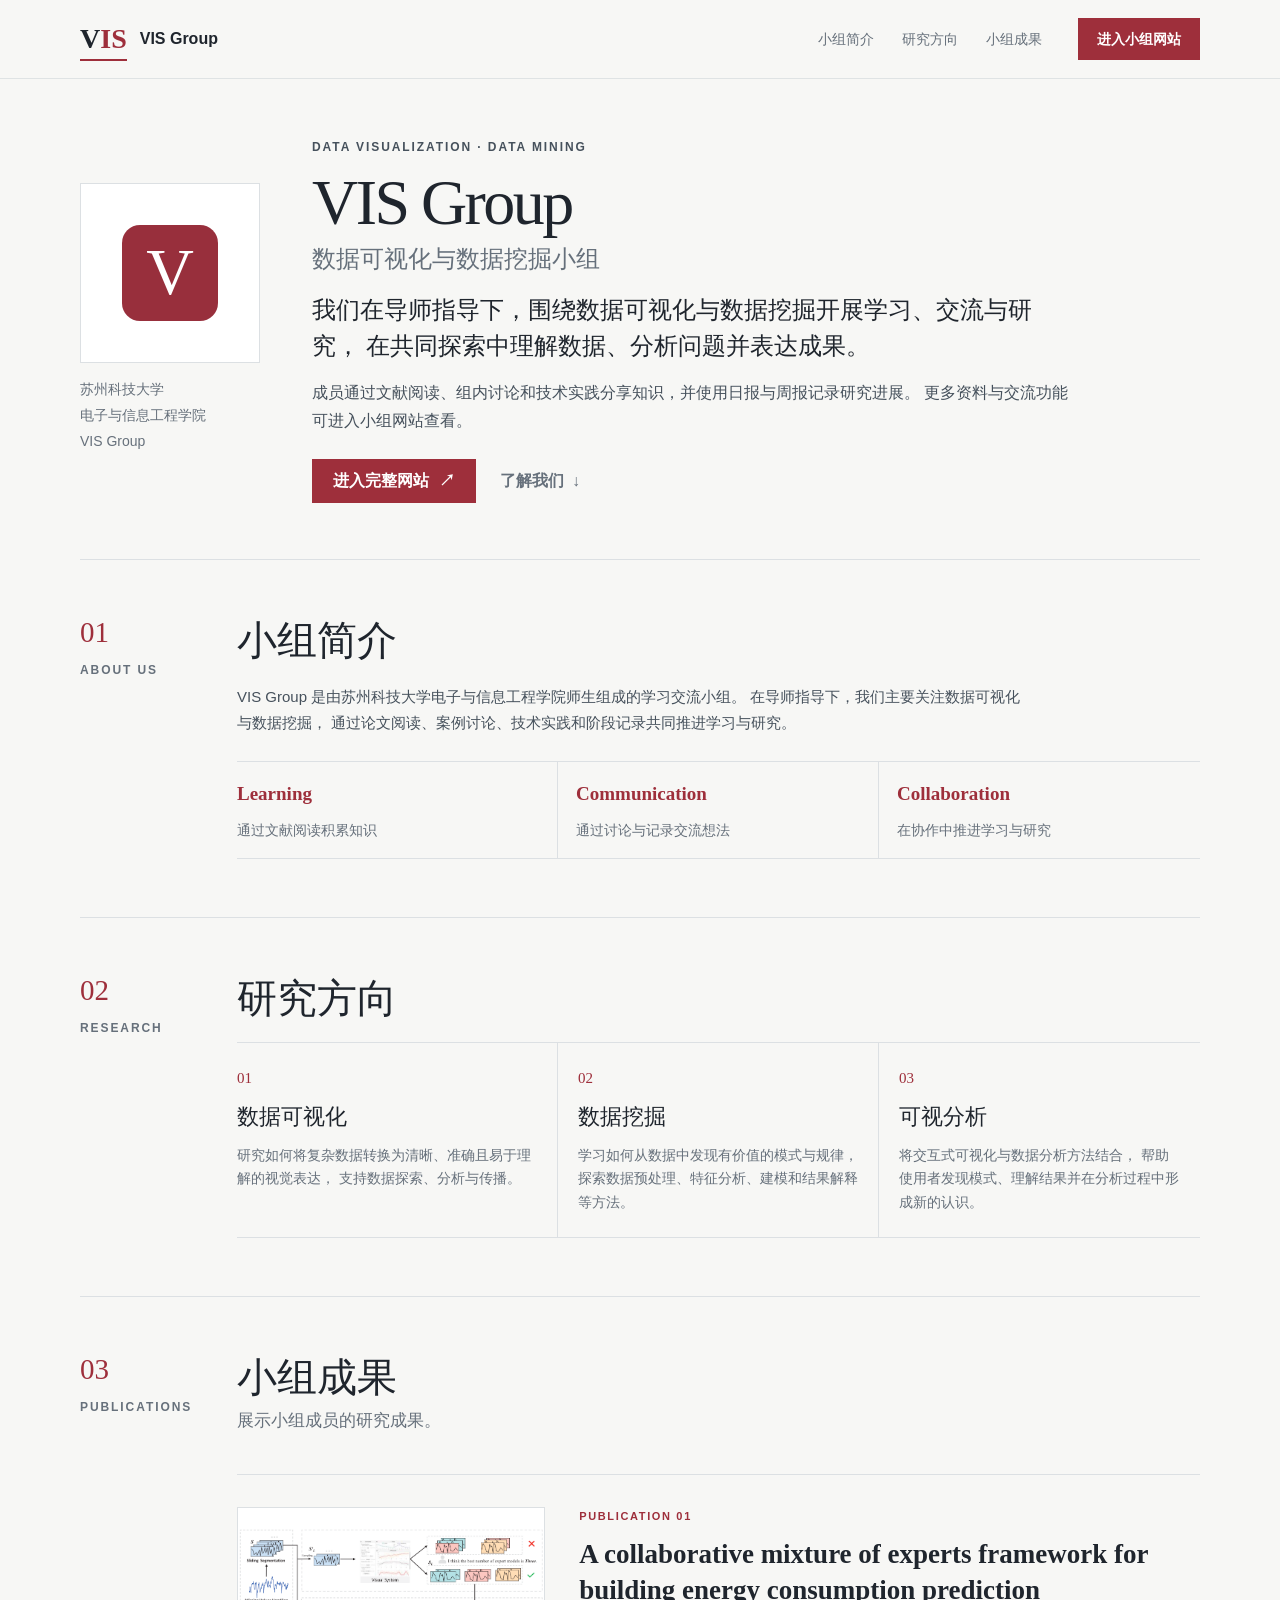
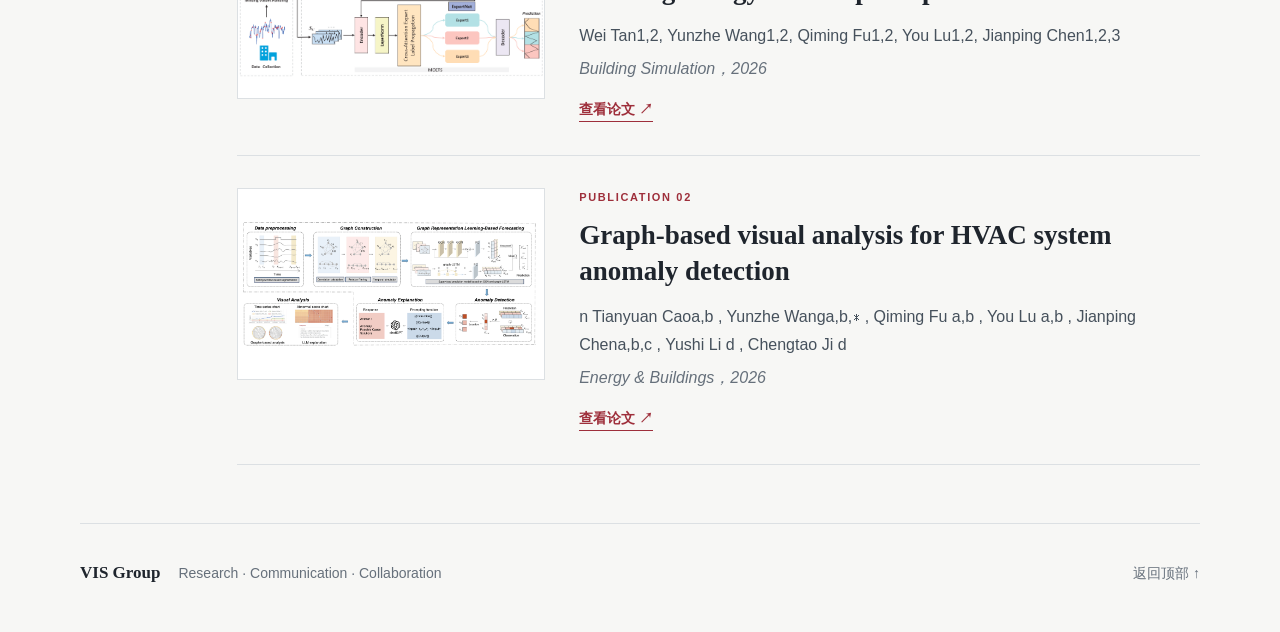
<file: index.html>
<!doctype html>
<html lang="zh-CN">
<head>
  <meta charset="utf-8">
  <meta name="viewport" content="width=device-width, initial-scale=1">

  <meta
    name="description"
    content="苏州科技大学 VIS Group 小组主页，围绕数据可视化与数据挖掘开展学习、交流与研究。"
  >

  <title>VIS Group · 小组主页</title>

  <link
    rel="icon"
    href="./static/favicon.svg"
    type="image/svg+xml"
  >

  <link
    rel="stylesheet"
    href="./landing.css?v=6"
  >

  <script src="./landing.js?v=2" defer></script>
</head>

<body>
  <a class="skip-link" href="#main">跳到主要内容</a>

  <header class="site-header">
    <div class="header-inner">
      <a class="brand" href="#home" aria-label="VIS Group 首页">
        <span class="brand-mark">
          V<span>IS</span>
        </span>

        <span class="brand-name">VIS Group</span>
      </a>

      <nav class="main-nav" aria-label="主导航">
        <a href="#about">小组简介</a>
        <a href="#research">研究方向</a>
        <a href="#publications">小组成果</a>
      </nav>

      <a
        class="header-button"
        href="http://122.193.22.121:30092/"
        target="_blank"
        rel="noopener noreferrer"
      >
        进入小组网站
      </a>
    </div>
  </header>

  <main id="main">
    <section id="home" class="hero section">
      <div class="hero-identity">
        <div class="logo-card">
          <img
            src="./static/favicon.svg"
            alt="VIS Group 标志"
          >
        </div>

        <div class="contact-summary">
          <p>苏州科技大学</p>
          <p>电子与信息工程学院</p>
          <p>VIS Group</p>
        </div>
      </div>

      <div class="hero-content">
        <p class="eyebrow">
          DATA VISUALIZATION · DATA MINING
        </p>

        <h1>
          VIS Group
          <span>数据可视化与数据挖掘小组</span>
        </h1>

        <p class="hero-lead">
          我们在导师指导下，围绕数据可视化与数据挖掘开展学习、交流与研究，
          在共同探索中理解数据、分析问题并表达成果。
        </p>

        <p>
          成员通过文献阅读、组内讨论和技术实践分享知识，并使用日报与周报记录研究进展。
          更多资料与交流功能可进入小组网站查看。
        </p>

        <div class="hero-actions">
          <a
            class="primary-button"
            href="http://122.193.22.121:30092/"
            target="_blank"
            rel="noopener noreferrer"
          >
            进入完整网站
            <span aria-hidden="true">↗</span>
          </a>

          <a class="text-button" href="#about">
            了解我们
            <span aria-hidden="true">↓</span>
          </a>
        </div>
      </div>
    </section>

    <section id="about" class="section content-section">
      <div class="section-label">
        <span>01</span>
        <p>ABOUT US</p>
      </div>

      <div class="section-content">
        <h2>小组简介</h2>

        <div class="prose">
          <p>
            VIS Group 是由苏州科技大学电子与信息工程学院师生组成的学习交流小组。
            在导师指导下，我们主要关注数据可视化与数据挖掘，
            通过论文阅读、案例讨论、技术实践和阶段记录共同推进学习与研究。
          </p>
        </div>

        <div class="facts">
          <div class="fact">
            <strong>Learning</strong>
            <span>通过文献阅读积累知识</span>
          </div>

          <div class="fact">
            <strong>Communication</strong>
            <span>通过讨论与记录交流想法</span>
          </div>

          <div class="fact">
            <strong>Collaboration</strong>
            <span>在协作中推进学习与研究</span>
          </div>
        </div>
      </div>
    </section>

    <section id="research" class="section content-section">
      <div class="section-label">
        <span>02</span>
        <p>RESEARCH</p>
      </div>

      <div class="section-content">
        <h2>研究方向</h2>

        <div class="research-list">
          <article class="research-item">
            <div class="research-number">01</div>

            <div>
              <h3>数据可视化</h3>

              <p>
                研究如何将复杂数据转换为清晰、准确且易于理解的视觉表达，
                支持数据探索、分析与传播。
              </p>

            </div>
          </article>

          <article class="research-item">
            <div class="research-number">02</div>

            <div>
              <h3>数据挖掘</h3>

              <p>
                学习如何从数据中发现有价值的模式与规律，
                探索数据预处理、特征分析、建模和结果解释等方法。
              </p>

            </div>
          </article>

          <article class="research-item">
            <div class="research-number">03</div>

            <div>
              <h3>可视分析</h3>

              <p>
                将交互式可视化与数据分析方法结合，
                帮助使用者发现模式、理解结果并在分析过程中形成新的认识。
              </p>

            </div>
          </article>
        </div>
      </div>
    </section>

    <section id="publications" class="section content-section">
      <div class="section-label">
        <span>03</span>
        <p>PUBLICATIONS</p>
      </div>

      <div class="section-content">
        <h2>小组成果</h2>

        <p class="section-intro">
          展示小组成员的研究成果。
        </p>

        <div class="publication-list" id="publication-list" aria-live="polite">
          <p class="publication-empty">正在读取小组成果…</p>
        </div>
      </div>
    </section>

  </main>

  <footer class="site-footer">
    <div>
      <strong>VIS Group</strong>
      <span>Research · Communication · Collaboration</span>
    </div>

    <a href="#home">返回顶部 ↑</a>
  </footer>
</body>
</html>
</file>
<file: landing.css>
:root {
  --paper: #f7f7f5;
  --surface: #ffffff;
  --ink: #1f252d;
  --muted: #66707b;
  --line: #dce0e3;
  --accent: #9e2f3b;
  --accent-dark: #70202a;
  --soft-accent: #f3e7e9;
  --max-width: 1120px;
}

* {
  box-sizing: border-box;
}

html {
  scroll-behavior: smooth;
}

body {
  margin: 0;
  color: var(--ink);
  background: var(--paper);
  font-family:
    Inter,
    -apple-system,
    BlinkMacSystemFont,
    "Segoe UI",
    "PingFang SC",
    "Hiragino Sans GB",
    "Microsoft YaHei",
    sans-serif;
  font-size: 16px;
  line-height: 1.75;
}

a {
  color: inherit;
  text-decoration: none;
}

a:focus-visible,
button:focus-visible {
  outline: 3px solid rgba(158, 47, 59, 0.3);
  outline-offset: 4px;
}

.site-header {
  position: sticky;
  top: 0;
  z-index: 20;
  border-bottom: 1px solid rgba(220, 224, 227, 0.9);
  background: rgba(247, 247, 245, 0.94);
  backdrop-filter: blur(16px);
}

.header-inner {
  width: min(calc(100% - 48px), var(--max-width));
  min-height: 78px;
  margin: 0 auto;
  display: flex;
  align-items: center;
  gap: 36px;
}

.brand {
  display: inline-flex;
  align-items: center;
  gap: 13px;
  margin-right: auto;
  font-weight: 700;
}

.brand-mark {
  position: relative;
  font-family: Georgia, "Times New Roman", serif;
  font-size: 28px;
  line-height: 1;
}

.brand-mark span {
  color: var(--accent);
}

.brand-mark::after {
  content: "";
  position: absolute;
  right: 0;
  bottom: -8px;
  left: 0;
  height: 2px;
  background: var(--accent);
}

.brand-name {
  font-size: 16px;
}

.main-nav {
  display: flex;
  align-items: center;
  gap: 28px;
}

.main-nav a {
  color: var(--muted);
  font-size: 14px;
  transition:
    color 160ms ease,
    transform 160ms ease;
}

.main-nav a:hover {
  color: var(--accent);
  transform: translateY(-1px);
}

.header-button,
.primary-button {
  display: inline-flex;
  align-items: center;
  justify-content: center;
  gap: 10px;
  border: 1px solid var(--accent);
  background: var(--accent);
  color: #fff;
  font-weight: 700;
  line-height: 1.2;
  transition:
    background 160ms ease,
    border-color 160ms ease,
    transform 160ms ease;
}

.header-button {
  min-height: 42px;
  padding: 0 18px;
  font-size: 14px;
}

.primary-button {
  min-height: 44px;
  padding: 0 20px;
}

.header-button:hover,
.primary-button:hover {
  border-color: var(--accent-dark);
  background: var(--accent-dark);
  transform: translateY(-2px);
}

.skip-link {
  position: fixed;
  top: 10px;
  left: 10px;
  z-index: 100;
  padding: 10px 14px;
  background: var(--ink);
  color: #fff;
  transform: translateY(-150%);
}

.skip-link:focus {
  transform: translateY(0);
}

.section {
  width: min(calc(100% - 48px), var(--max-width));
  margin: 0 auto;
}

.hero {
  min-height: auto;
  padding: 58px 0 56px;
  display: grid;
  grid-template-columns: 180px minmax(0, 1fr);
  gap: 52px;
  align-items: center;
}

.hero-identity {
  position: static;
}

.logo-card {
  aspect-ratio: 1;
  display: grid;
  place-items: center;
  border: 1px solid var(--line);
  background: var(--surface);
}

.logo-card img {
  width: 54%;
  height: 54%;
  object-fit: contain;
}

.contact-summary {
  margin-top: 15px;
  color: var(--muted);
  font-size: 14px;
  line-height: 1.65;
}

.contact-summary p {
  margin: 3px 0;
}

.contact-summary a {
  color: var(--accent);
  border-bottom: 1px solid transparent;
}

.contact-summary a:hover {
  border-bottom-color: currentColor;
}

.eyebrow {
  margin: 0 0 10px;
  color: var(--accent);
  font-size: 12px;
  font-weight: 800;
  letter-spacing: 0.16em;
}

.hero h1 {
  margin: 0 0 20px;
  font-family: Georgia, "Songti SC", "Times New Roman", serif;
  font-size: clamp(42px, 5.5vw, 64px);
  font-weight: 500;
  line-height: 1.04;
  letter-spacing: -0.04em;
}

.hero h1 span {
  display: block;
  margin-top: 10px;
  color: var(--muted);
  font-family:
    Inter,
    -apple-system,
    BlinkMacSystemFont,
    "PingFang SC",
    sans-serif;
  font-size: clamp(18px, 2vw, 24px);
  font-weight: 500;
  letter-spacing: 0;
}

.hero-content > p {
  max-width: 760px;
  margin: 0 0 12px;
  color: #46515c;
}

.hero-content .hero-lead {
  margin-bottom: 15px;
  color: var(--ink);
  font-family: Georgia, "Songti SC", serif;
  font-size: clamp(19px, 2.2vw, 24px);
  line-height: 1.5;
}

.hero-actions {
  margin-top: 24px;
  display: flex;
  align-items: center;
  gap: 24px;
}

.text-button {
  display: inline-flex;
  align-items: center;
  gap: 8px;
  color: var(--muted);
  font-weight: 600;
}

.text-button:hover {
  color: var(--accent);
}

.content-section {
  padding: 58px 0;
  display: grid;
  grid-template-columns: 115px minmax(0, 1fr);
  gap: 42px;
  border-top: 1px solid var(--line);
}

.section-label {
  color: var(--muted);
}

.section-label span {
  display: block;
  color: var(--accent);
  font-family: Georgia, serif;
  font-size: 29px;
  line-height: 1;
}

.section-label p {
  margin: 13px 0 0;
  font-size: 12px;
  font-weight: 800;
  letter-spacing: 0.16em;
}

.section-content h2 {
  margin: 0 0 20px;
  font-family: Georgia, "Songti SC", serif;
  font-size: clamp(29px, 4vw, 40px);
  font-weight: 500;
  line-height: 1.15;
}

.prose {
  max-width: 790px;
  color: #46515c;
  font-size: 15px;
}

.prose p {
  margin: 0 0 18px;
}

.facts {
  margin-top: 25px;
  display: grid;
  grid-template-columns: repeat(3, 1fr);
  border-top: 1px solid var(--line);
  border-bottom: 1px solid var(--line);
}

.fact {
  min-height: 86px;
  padding: 15px 18px;
  display: flex;
  flex-direction: column;
  gap: 8px;
  border-right: 1px solid var(--line);
}

.fact:first-child {
  padding-left: 0;
}

.fact:last-child {
  border-right: 0;
}

.fact strong {
  color: var(--accent);
  font-family: Georgia, serif;
  font-size: 19px;
}

.fact span {
  color: var(--muted);
  font-size: 14px;
}

.research-list {
  display: grid;
  grid-template-columns: repeat(3, minmax(0, 1fr));
  border-top: 1px solid var(--line);
  border-bottom: 1px solid var(--line);
}

.research-item {
  padding: 22px 20px;
  display: block;
  border-right: 1px solid var(--line);
  border-bottom: 0;
}

.research-item:first-child {
  padding-left: 0;
}

.research-item:last-child {
  border-right: 0;
}

.research-number {
  color: var(--accent);
  font-family: Georgia, serif;
  font-size: 15px;
}

.research-item h3 {
  margin: 7px 0;
  font-family: Georgia, "Songti SC", serif;
  font-size: 22px;
  font-weight: 500;
}

.research-item p {
  max-width: 720px;
  margin: 0;
  color: var(--muted);
  font-size: 14px;
  line-height: 1.7;
}

.tags {
  margin-top: 17px;
  display: flex;
  flex-wrap: wrap;
  gap: 8px;
}

.tags span {
  padding: 5px 10px;
  border: 1px solid var(--line);
  background: var(--surface);
  color: var(--muted);
  font-size: 12px;
}

.publication-list {
  border-top: 1px solid var(--line);
}

.publication-item {
  padding: 32px 0;
  display: grid;
  grid-template-columns: minmax(220px, 32%) minmax(0, 1fr);
  gap: 34px;
  align-items: start;
  border-bottom: 1px solid var(--line);
}

.publication-figure {
  aspect-ratio: 16 / 10;
  display: grid;
  place-items: center;
  overflow: hidden;
  border: 1px solid var(--line);
  background:
    linear-gradient(135deg, transparent 49.6%, var(--line) 50%, transparent 50.4%),
    linear-gradient(45deg, transparent 49.6%, var(--line) 50%, transparent 50.4%),
    var(--surface);
  color: var(--muted);
  font-size: 13px;
  letter-spacing: 0.08em;
}

.publication-figure img {
  width: 100%;
  height: 100%;
  display: block;
  object-fit: contain;
  background: #fff;
}

.publication-figure span {
  padding: 7px 11px;
  background: rgba(255, 255, 255, 0.9);
}

.publication-type {
  margin: 0 0 10px;
  color: var(--accent);
  font-size: 11px;
  font-weight: 800;
  letter-spacing: 0.15em;
}

.publication-info h3 {
  margin: 0 0 13px;
  font-family: Georgia, "Songti SC", serif;
  font-size: clamp(21px, 2.4vw, 27px);
  font-weight: 600;
  line-height: 1.35;
}

.publication-authors,
.publication-venue {
  margin: 0 0 5px;
}

.publication-authors {
  color: #46515c;
}

.publication-venue {
  color: var(--muted);
  font-style: italic;
}

.publication-summary {
  max-width: 720px;
  margin: 14px 0 0;
  color: var(--muted);
  line-height: 1.8;
}

.publication-link {
  display: inline-block;
  margin-top: 9px;
  color: var(--accent);
  font-size: 14px;
  font-weight: 700;
  border-bottom: 1px solid currentColor;
}

.publication-link:hover {
  color: var(--accent-dark);
}

.publication-link.is-disabled {
  color: var(--muted);
  font-weight: 500;
  border-bottom-color: transparent;
}

.publication-empty {
  margin: 0;
  padding: 42px 0;
  border-bottom: 1px solid var(--line);
  color: var(--muted);
}

.section-intro {
  max-width: 740px;
  margin: -15px 0 38px;
  color: var(--muted);
  font-size: 17px;
}

.site-footer {
  width: min(calc(100% - 48px), var(--max-width));
  margin: 0 auto;
  padding: 34px 0 44px;
  display: flex;
  align-items: center;
  justify-content: space-between;
  border-top: 1px solid var(--line);
  color: var(--muted);
  font-size: 14px;
}

.site-footer div {
  display: flex;
  align-items: center;
  gap: 18px;
}

.site-footer strong {
  color: var(--ink);
  font-family: Georgia, serif;
  font-size: 17px;
}

.site-footer a:hover {
  color: var(--accent);
}

@media (max-width: 900px) {
  .main-nav {
    display: none;
  }

  .hero {
    grid-template-columns: 150px minmax(0, 1fr);
    gap: 34px;
  }

  .content-section {
    grid-template-columns: 110px minmax(0, 1fr);
    gap: 42px;
  }
}

@media (max-width: 680px) {
  .header-inner,
  .section,
  .site-footer {
    width: min(calc(100% - 32px), var(--max-width));
  }

  .header-inner {
    min-height: 70px;
  }

  .brand-name {
    display: none;
  }

  .header-button {
    padding: 0 13px;
  }

  .hero {
    min-height: auto;
    padding: 36px 0 42px;
    display: block;
  }

  .hero-identity {
    position: static;
    margin-bottom: 28px;
    display: grid;
    grid-template-columns: 105px minmax(0, 1fr);
    gap: 20px;
    align-items: center;
  }

  .contact-summary {
    margin: 0;
  }

  .hero h1 {
    font-size: 40px;
  }

  .hero-actions {
    align-items: center;
    flex-direction: row;
    flex-wrap: wrap;
  }

  .content-section {
    padding: 42px 0;
    display: block;
  }

  .section-label {
    margin-bottom: 18px;
    display: flex;
    align-items: center;
    gap: 13px;
  }

  .section-label span {
    font-size: 27px;
  }

  .section-label p {
    margin: 0;
  }

  .facts {
    grid-template-columns: 1fr;
  }

  .fact {
    min-height: auto;
    padding: 20px 0;
    border-right: 0;
    border-bottom: 1px solid var(--line);
  }

  .fact:last-child {
    border-bottom: 0;
  }

  .research-item {
    padding: 18px 0;
    border-right: 0;
    border-bottom: 1px solid var(--line);
  }

  .research-item:last-child {
    border-bottom: 0;
  }

  .research-list {
    grid-template-columns: 1fr;
  }

  .publication-item {
    grid-template-columns: 1fr;
    gap: 22px;
  }

  .publication-figure {
    width: 100%;
  }

  .site-footer,
  .site-footer div {
    align-items: flex-start;
    flex-direction: column;
  }

  .site-footer {
    gap: 18px;
  }
}
</file>
